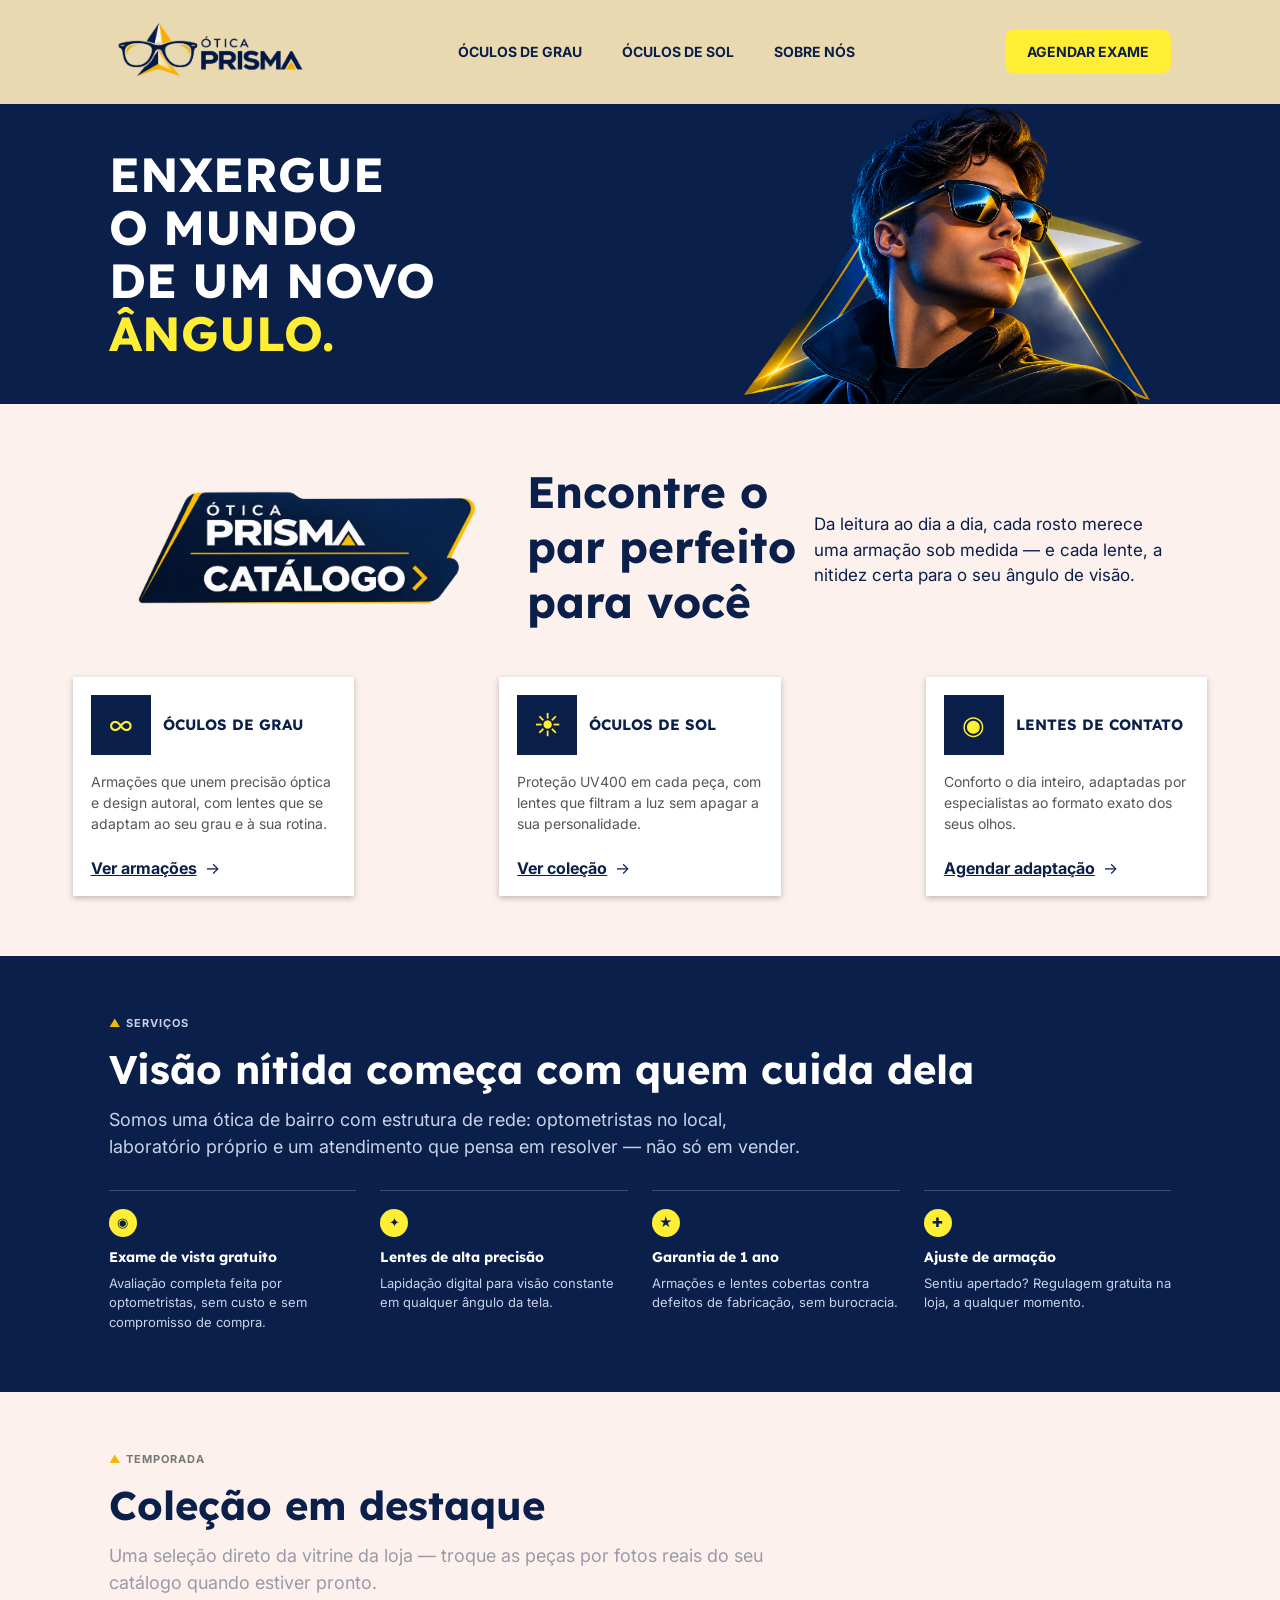
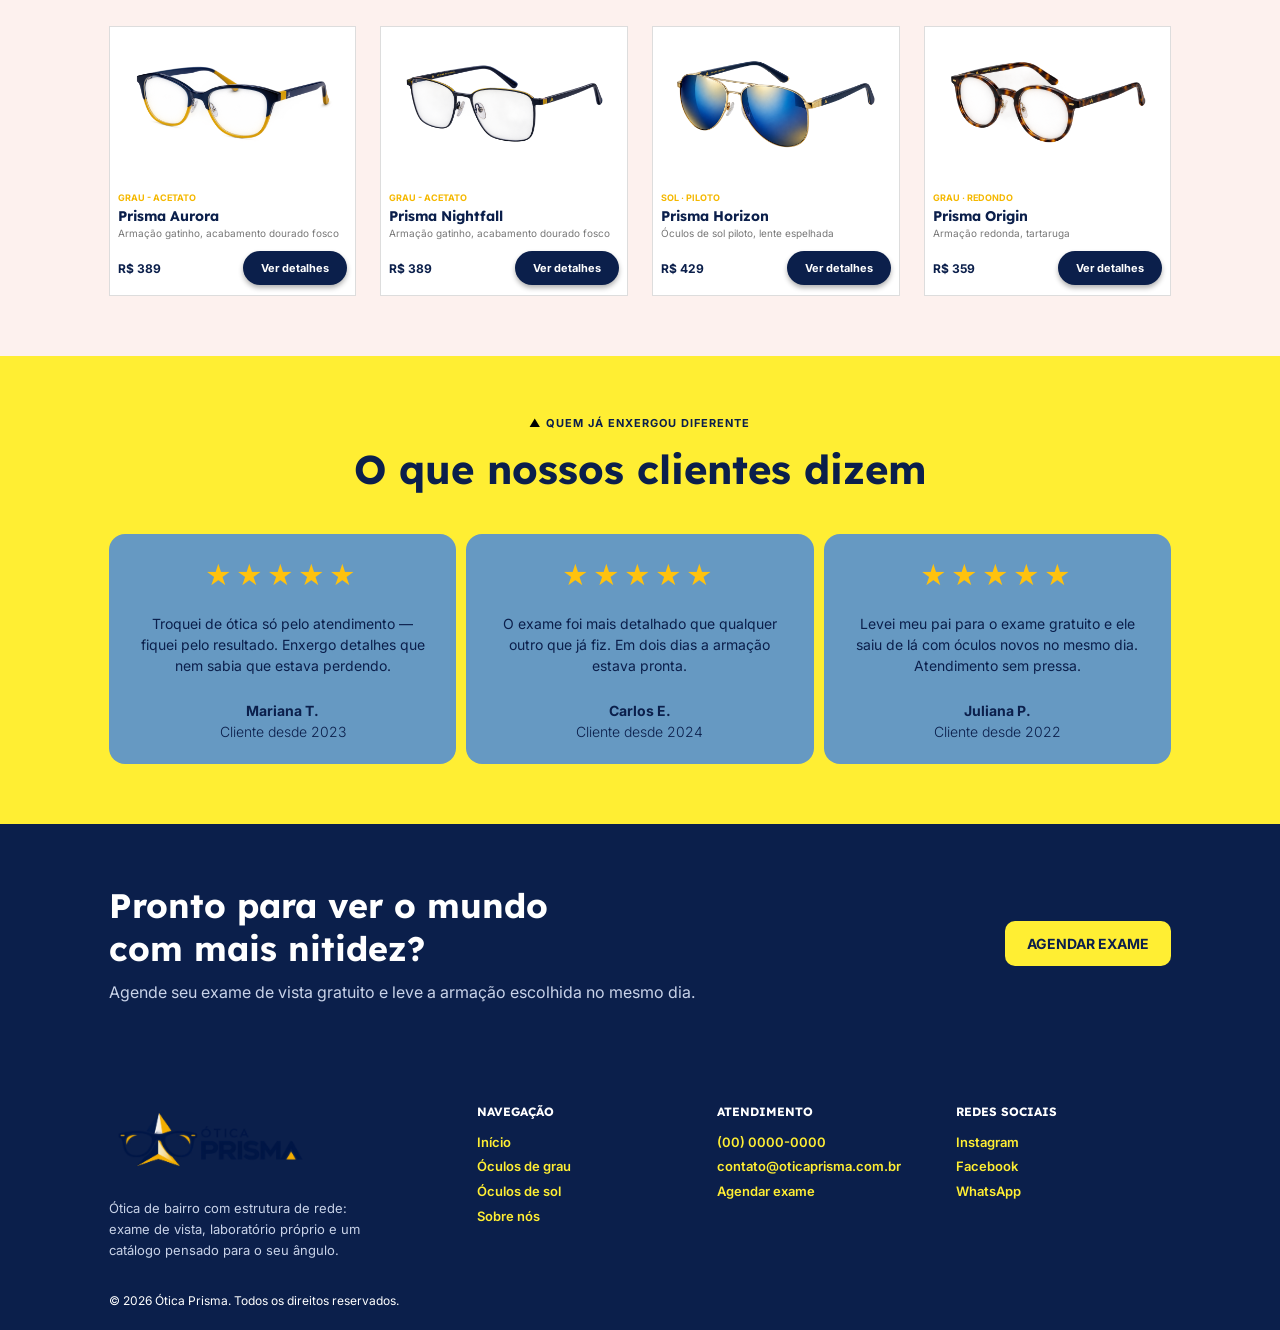
<file: index.html>
<!DOCTYPE html>

<html lang="pt-BR">

<head>
  
  <meta charset="UTF-8">

  <title>Ótica Prisma</title>

  <link href="https://fonts.googleapis.com/css2?family=Inter:wght@300;400;600&family=Lexend:wght@600;700;800&display=swap" rel="stylesheet">

  <link rel="stylesheet" href="style.css">
</head>

<body>

  <header class="header">
    
    <div class="container linha">
      
      <img id="logoimg" src="imagens/logo.png" alt="Ótica Prisma">

      <nav class="menu">
        
        <a href="catálogo/catalogo.html">ÓCULOS DE GRAU</a>
        
        <a href="catálogo/catalogo.html">ÓCULOS DE SOL</a>
        
        <a>SOBRE NÓS</a>
      </nav>

      <a href="agendar/agendar.html" class="btn">AGENDAR EXAME</a>
    </div>
  </header>

  <section class="azul hero">
    <div class="container linha">
      
      <h1>ENXERGUE<br>O MUNDO<br>DE UM NOVO<br><span>ÂNGULO.</span></h1>

      <img id="modelo" src="imagens/modelo.png">
    </div>
  </section>

  <section class="rosa">
    
    <div class="container">
      
      <div class="topo">
        
        <img id="catalogoimg" src="imagens/catalogo.png">
        
        <h2>Encontre o par perfeito para você</h2>
        
        <p>Da leitura ao dia a dia, cada rosto merece uma armação sob medida — e cada lente, a nitidez certa para o seu ângulo de visão.</p>
      </div>
    </div>

    <div class="cards">

      <div class="card">
        
        <div>
          
          <span class="icone">∞</span>
          
          <h3>ÓCULOS DE GRAU</h3>
        </div>
        
        <p>Armações que unem precisão óptica e design autoral, com lentes que se adaptam ao seu grau e à sua rotina.</p>
        
        <a href="catalogo.html#grau">Ver armações</a>→
      </div>

      <div class="card">
        <div>
            
          <span class="icone">☀&#xFE0E;</span>
          <h3>ÓCULOS DE SOL</h3>
        </div>
        <p>Proteção UV400 em cada peça, com lentes que filtram a luz sem apagar a sua personalidade.</p>
        <a href="catalogo.html#sol">Ver coleção</a>→
      </div>

      <div class="card">
        <div>
          <span class="icone">◉</span>
          <h3>LENTES DE CONTATO</h3>
        </div>
        <p>Conforto o dia inteiro, adaptadas por especialistas ao formato exato dos seus olhos.</p>
        <a href="agendar.html">Agendar adaptação</a>→
      </div>

    </div>
  </section>

  <section class="azul">
    <div class="container">
      
      <p class="etiqueta"><span>▲</span> SERVIÇOS</p>
      <h2>Visão nítida começa com quem cuida dela</h2>
      
      <p class="sub">Somos uma ótica de bairro com estrutura de rede: optometristas no local, laboratório próprio e um atendimento que pensa em resolver — não só em vender.</p>

      <div class="servicos">
        
        <div><span class="icone">◉</span><h3>Exame de vista gratuito</h3>Avaliação completa feita por optometristas, sem custo e sem compromisso de compra.</div>
        <div><span class="icone">✦</span><h3>Lentes de alta precisão</h3>Lapidação digital para visão constante em qualquer ângulo da tela.</div>
        <div><span class="icone">★</span><h3>Garantia de 1 ano</h3>Armações e lentes cobertas contra defeitos de fabricação, sem burocracia.</div>
        <div><span class="icone">✚</span><h3>Ajuste de armação</h3>Sentiu apertado? Regulagem gratuita na loja, a qualquer momento.</div>
      </div>
    </div>
  </section>

  <section class="rosa">
    <div class="container">
      <p class="etiqueta"><span>▲</span> TEMPORADA</p>
      <h2>Coleção em destaque</h2>
      <p class="sub">Uma seleção direto da vitrine da loja — troque as peças por fotos reais do seu catálogo quando estiver pronto.</p>

      <div class="produtos">

        <div class="produto">
          
          <img
            class="foto-produto"
            src="imagens/prisma aurora.png"
            alt="Óculos Prisma Aurora"
          >

          <div class="info">
            
            <small>GRAU - ACETATO</small>
            
            <h4>Prisma Aurora</h4>
            
            <p>Armação gatinho, acabamento dourado fosco</p>

            <div class="preco">
              
              <b>R$ 389</b>
              
              <button>Ver detalhes</button>
            </div>
          </div>
        </div>

        <div class="produto">
          <img
            class="foto-produto"
            src="imagens/prisma nightfall.png"
            alt="Óculos Prisma Nightfall"
          >

          <div class="info">
            <small>GRAU - ACETATO</small>
            <h4>Prisma Nightfall</h4>
            <p>Armação gatinho, acabamento dourado fosco</p>

            <div class="preco">
              <b>R$ 389</b>
              <button>Ver detalhes</button>
            </div>
          </div>
        </div>

        <div class="produto">
          <img
            id="colecao"
            src="imagens/prisma  horizon.png"
            alt="Óculos Prisma Horizon"
          >

          <div class="info">
            <small>SOL · PILOTO</small>
            <h4>Prisma Horizon</h4>
            <p>Óculos de sol piloto, lente espelhada</p>

            <div class="preco">
              <b>R$ 429</b>
              <button>Ver detalhes</button>
            </div>
          </div>
        </div>

        <div class="produto">
          <img
            id="colecao"
            src="imagens/prisma origin.png"
            alt="Óculos Prisma Origin"
          >

          <div class="info">
            <small>GRAU · REDONDO</small>
            <h4>Prisma Origin</h4>
            <p>Armação redonda, tartaruga</p>

            <div class="preco">
              <b>R$ 359</b>
              <button>Ver detalhes</button>
            </div>
          </div>
        </div>

      </div>
    </div>
  </section>

  <section class="amarelo">
    
    <div class="container centro">
      <p class="etiqueta"><span>▲</span> QUEM JÁ ENXERGOU DIFERENTE</p>
      <h2>O que nossos clientes dizem</h2>

      <div class="depoimentos">
        
        <div class="dep"><div class="estrelas">★★★★★</div><p>Troquei de ótica só pelo atendimento — fiquei pelo resultado. Enxergo detalhes que nem sabia que estava perdendo.</p><b>Mariana T.</b><small>Cliente desde 2023</small></div>
        <div class="dep"><div class="estrelas">★★★★★</div><p>O exame foi mais detalhado que qualquer outro que já fiz. Em dois dias a armação estava pronta.</p><b>Carlos E.</b><small>Cliente desde 2024</small></div>
        <div class="dep"><div class="estrelas">★★★★★</div><p>Levei meu pai para o exame gratuito e ele saiu de lá com óculos novos no mesmo dia. Atendimento sem pressa.</p><b>Juliana P.</b><small>Cliente desde 2022</small></div>
      </div>
    </div>
  </section>

  <section class="azul cta">
    
    <div class="container linha">
      
      <div>
        <h2>Pronto para ver o mundo<br>com mais nitidez?</h2>
        <p>Agende seu exame de vista gratuito e leve a armação escolhida no mesmo dia.</p>
      </div>
      
      <a href="agendar.html" class="btn">AGENDAR EXAME</a>
    </div>
  </section>

  <footer class="azul rodape">
    <div class="container">
      
      <div class="grid4">
        
        <div class="marca"><img id="logoimg" src="imagens/logo.png" alt="Ótica Prisma"><p>Ótica de bairro com estrutura de rede: exame de vista, laboratório próprio e um catálogo pensado para o seu ângulo.</p></div>
        
        <div class="lista"><h4>NAVEGAÇÃO</h4><p>Início</p><p>Óculos de grau</p><p>Óculos de sol</p><p>Sobre nós</p></div>
        <div class="lista"><h4>ATENDIMENTO</h4><p>(00) 0000-0000</p><p>contato@oticaprisma.com.br</p><p>Agendar exame</p></div>
        <div class="lista"><h4>REDES SOCIAIS</h4><p>Instagram</p><p>Facebook</p><p>WhatsApp</p></div>
      </div>
      
      <p class="copy">© 2026 Ótica Prisma. Todos os direitos reservados.</p>
    </div>
  </footer>

</body>
</html>
</file>
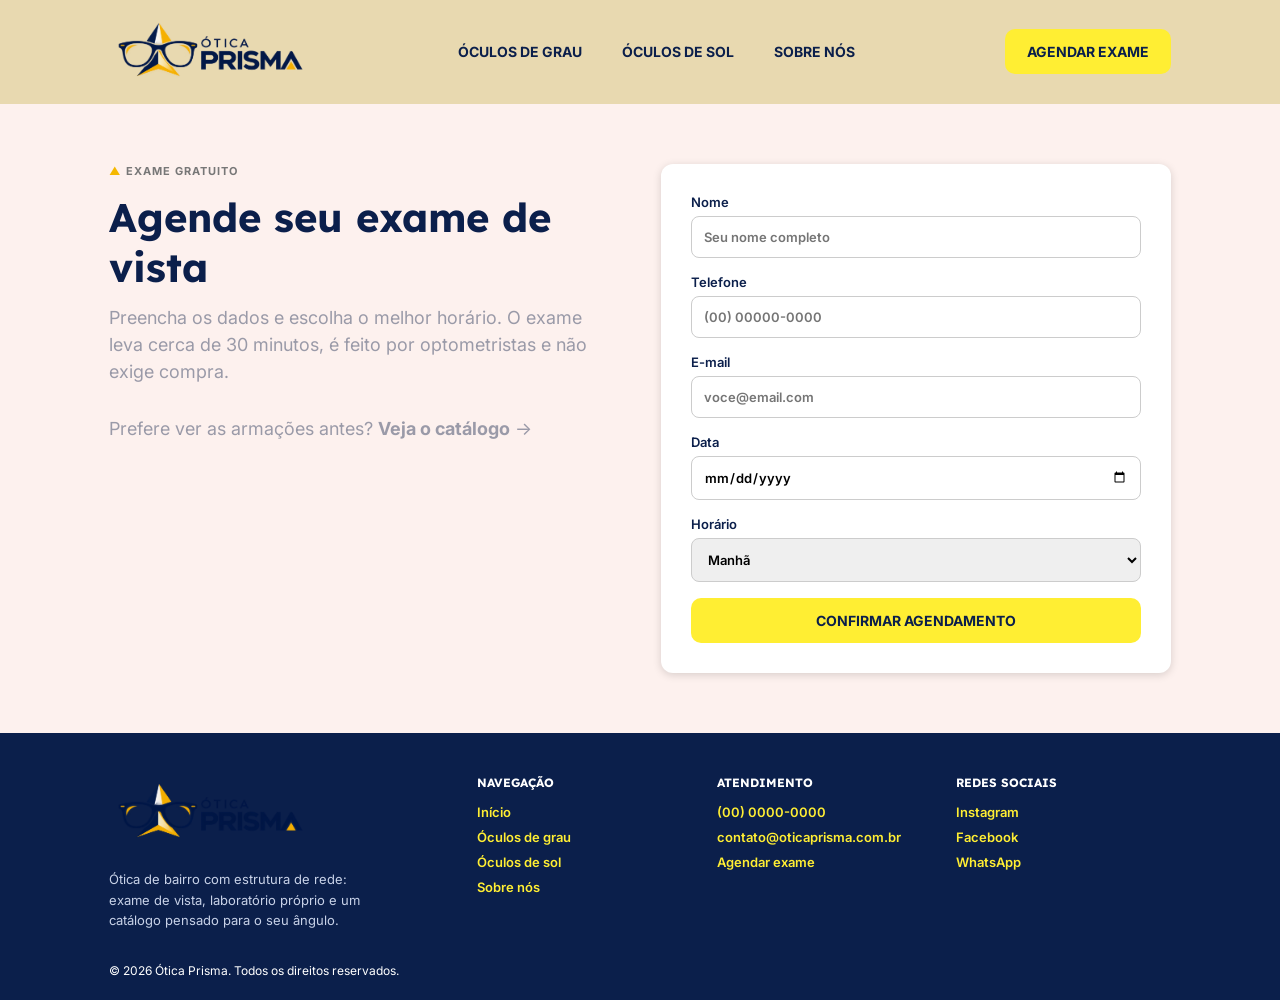
<file: agendar/agendar.html>
<!DOCTYPE html>

<html lang="pt-BR">

<head>
  
  <meta charset="UTF-8">

  <title>Agendar exame | Ótica Prisma</title>

  <link href="https://fonts.googleapis.com/css2?family=Inter:wght@300;400;600&family=Lexend:wght@600;700;800&display=swap" rel="stylesheet">

  <link rel="stylesheet" href="../style.css">
</head>

<body>

  <header class="header">
    
    <div class="container linha">
      
      <img id="logoimg" src="../imagens/logo.png" alt="Ótica Prisma">

      <nav class="menu">
        
        <a href="../catálogo/catalogo.html">ÓCULOS DE GRAU</a>
        <a href="../catálogo/catalogo.html">ÓCULOS DE SOL</a>
        
        <a href="#">SOBRE NÓS</a>
      </nav>

      <a href="agendar.html" class="btn">AGENDAR EXAME</a>
    </div>
  </header>

  <section class="rosa">
    
    <div class="container linha agenda">

      <div>
        
        <p class="etiqueta"><span>▲</span> EXAME GRATUITO</p>
        
        <h2>Agende seu exame de vista</h2>
        
        <p class="sub">Preencha os dados e escolha o melhor horário. O exame leva cerca de 30 minutos, é feito por optometristas e não exige compra.</p>
        
        <p class="sub">Prefere ver as armações antes? <a href="../catálogo/catalogo.html"><b>Veja o catálogo</b></a> →</p>
      </div>

      <form>

        <label>Nome<input type="text" placeholder="Seu nome completo"></label>
        
        <label>Telefone<input type="tel" placeholder="(00) 00000-0000"></label>
        
        <label>E-mail<input type="email" placeholder="voce@email.com"></label>
        
        <label>Data<input type="date"></label>
        
        <label>Horário
          <select><option>Manhã</option><option>Tarde</option><option>Noite</option></select>
        </label>
        
        <button type="button" class="btn">CONFIRMAR AGENDAMENTO</button>
      </form>

    </div>
  </section>

  <footer class="azul rodape">
    <div class="container">
      
      <div class="grid4">
        
        <div class="marca"><img id="logoimg" src="../imagens/logo.png" alt="Ótica Prisma"><p>Ótica de bairro com estrutura de rede: exame de vista, laboratório próprio e um catálogo pensado para o seu ângulo.</p></div>
        
        <div class="lista"><h4>NAVEGAÇÃO</h4><p>Início</p><p>Óculos de grau</p><p>Óculos de sol</p><p>Sobre nós</p></div>
        <div class="lista"><h4>ATENDIMENTO</h4><p>(00) 0000-0000</p><p>contato@oticaprisma.com.br</p><p>Agendar exame</p></div>
        <div class="lista"><h4>REDES SOCIAIS</h4><p>Instagram</p><p>Facebook</p><p>WhatsApp</p></div>
      </div>
      
      <p class="copy">© 2026 Ótica Prisma. Todos os direitos reservados.</p>
    </div>
  </footer>

</body>
</html>
</file>
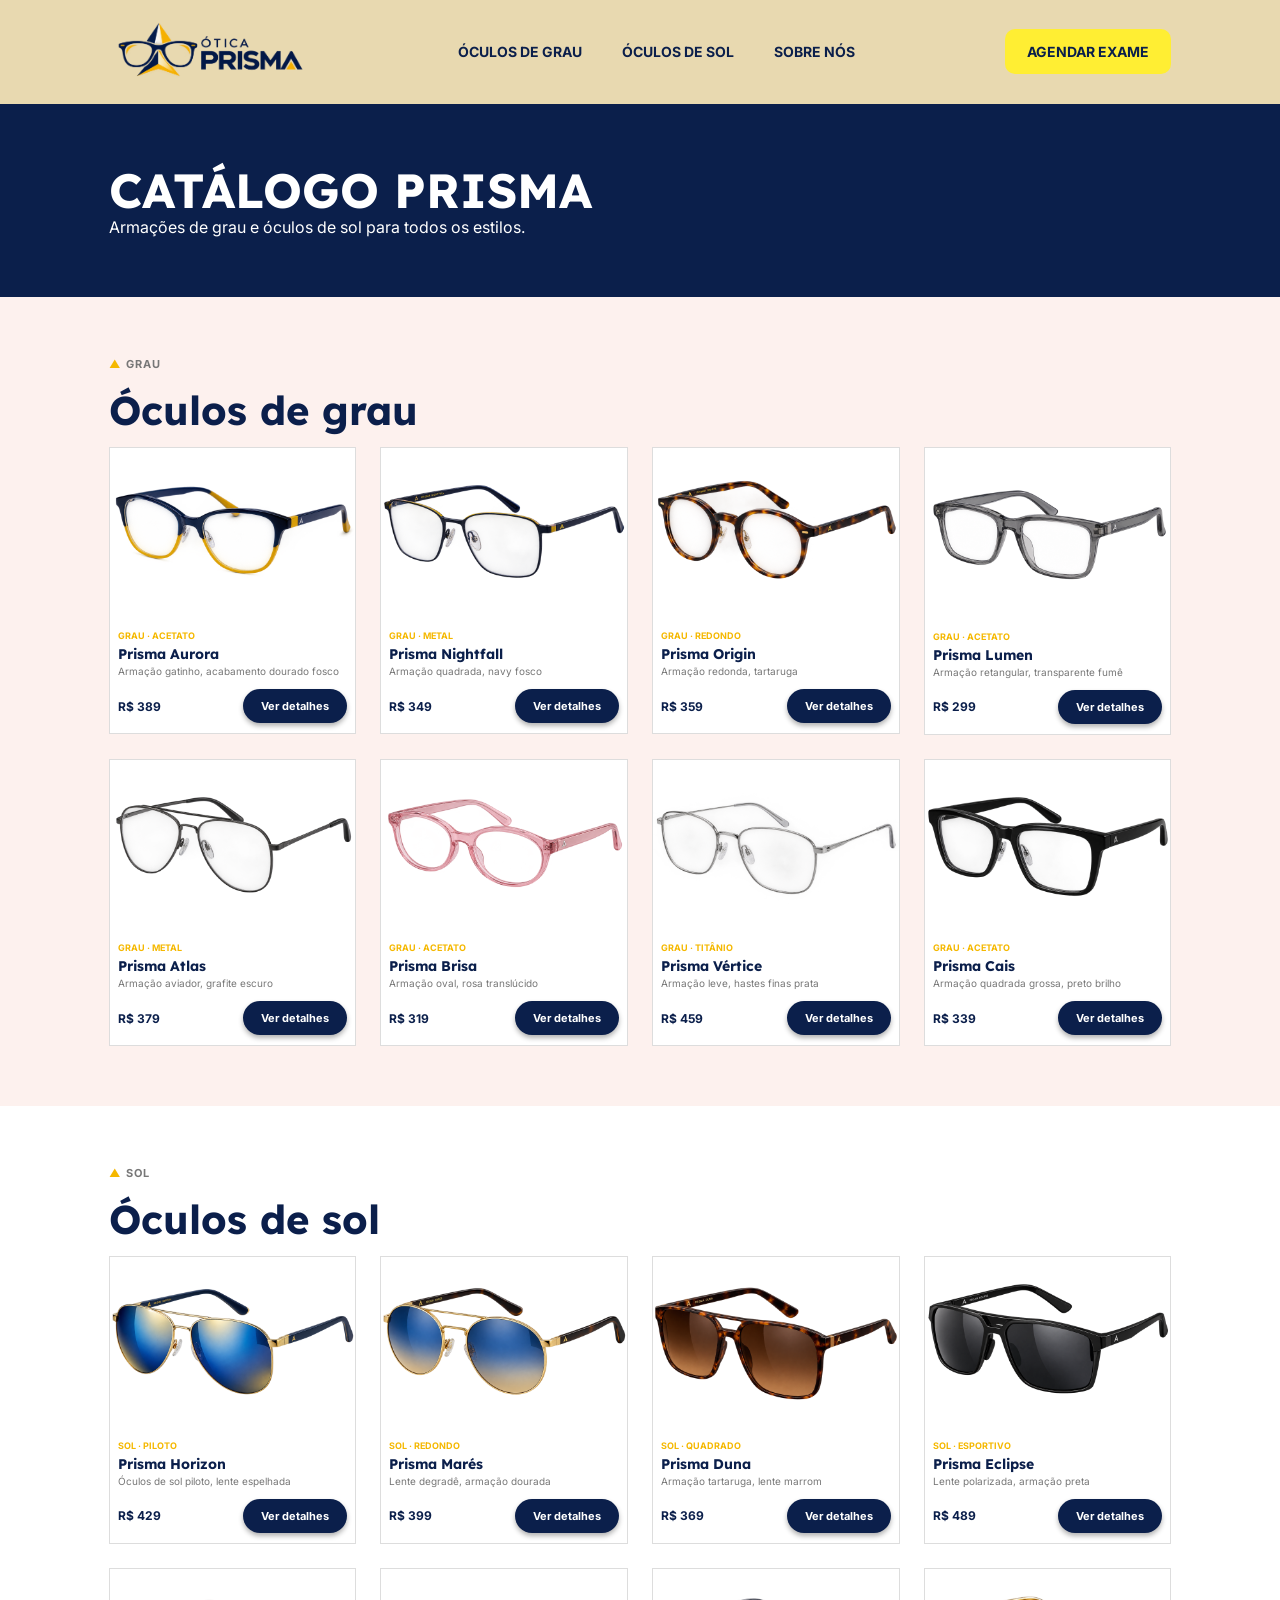
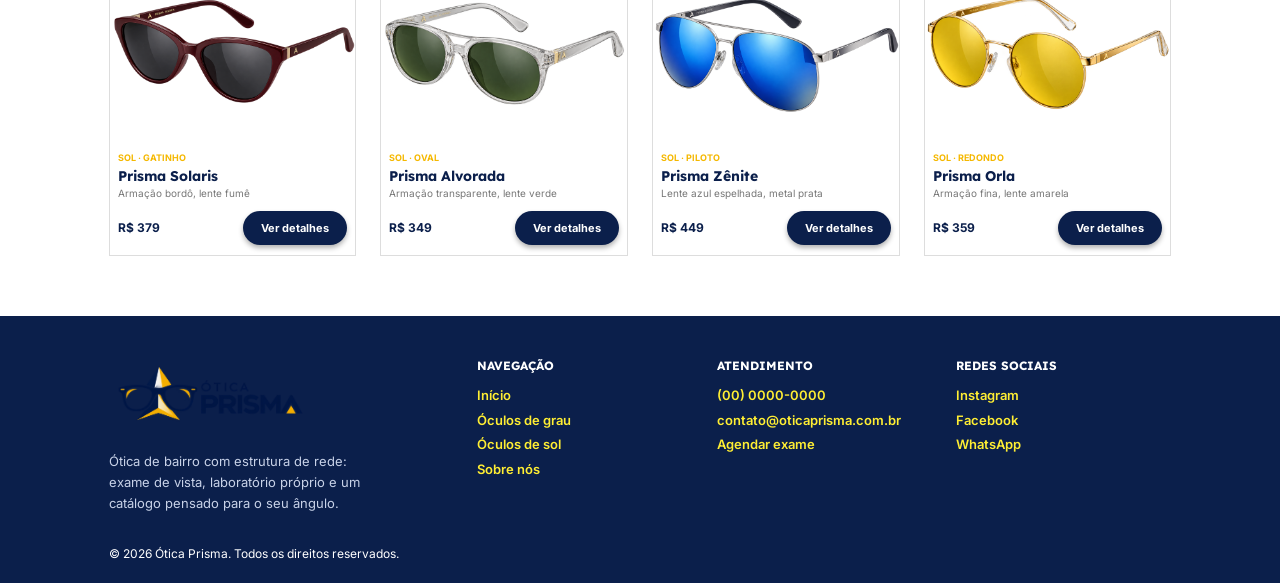
<file: catálogo/catalogo.html>
<!DOCTYPE html>

<html lang="pt-BR">

<head>
  
  <meta charset="UTF-8">

  <title>Catálogo | Ótica Prisma</title>

  <link href="https://fonts.googleapis.com/css2?family=Inter:wght@300;400;600&family=Lexend:wght@600;700;800&display=swap" rel="stylesheet">

  <link rel="stylesheet" href="../style.css">
</head>

<body>

  <header class="header">
    
    <div class="container linha">
      
      <img id="logoimg" src="../imagens/logo.png" alt="Ótica Prisma">

      <nav class="menu">
        
        <a href="catalogo.html">ÓCULOS DE GRAU</a>
        
        <a href="catalogo.html#sol">ÓCULOS DE SOL</a>
        
        <a href="#">SOBRE NÓS</a>
      </nav>

      <a href="../agendar/agendar.html" class="btn">AGENDAR EXAME</a>
    </div>
  </header>

  <section class="azul">
    <div class="container">
      
      <h1>CATÁLOGO PRISMA</h1>
      
      <p>Armações de grau e óculos de sol para todos os estilos.</p>
    </div>
  </section>

  <section class="rosa" id="grau">
    <div class="container">
      
      <p class="etiqueta"><span>▲</span> GRAU</p>
      
      <h2>Óculos de grau</h2>

      <div class="produtos">

        <div class="produto">
          
          <img class="grausol" src="../imagens/prisma%20aurora.png">
          
          <div class="info">
            
            <small>GRAU · ACETATO</small>
            
            <h4>Prisma Aurora</h4>
            
            <p>Armação gatinho, acabamento dourado fosco</p>
            
            <div class="preco">
              
              <b>R$ 389</b>
              
              <button>Ver detalhes</button>
            </div>
          </div>
        </div>

        <div class="produto">
          <img class="grausol" src="../imagens/prisma%20nightfall.png">
          <div class="info">
            <small>GRAU · METAL</small>
            <h4>Prisma Nightfall</h4>
            <p>Armação quadrada, navy fosco</p>
            <div class="preco">
              <b>R$ 349</b>
              <button>Ver detalhes</button>
            </div>
          </div>
        </div>

        <div class="produto">
          <img class="grausol" src="../imagens/prisma%20origin.png">
          <div class="info">
            <small>GRAU · REDONDO</small>
            <h4>Prisma Origin</h4>
            <p>Armação redonda, tartaruga</p>
            <div class="preco">
              <b>R$ 359</b>
              <button>Ver detalhes</button>
            </div>
          </div>
        </div>

        <div class="produto">
          <img class="grausol" src="../imagens//prisma%20lumen.png">
          <div class="info">
            <small>GRAU · ACETATO</small>
            <h4>Prisma Lumen</h4>
            <p>Armação retangular, transparente fumê</p>
            <div class="preco">
              <b>R$ 299</b>
              <button>Ver detalhes</button>
            </div>
          </div>
        </div>

        <div class="produto">
          <img class="grausol" src="../imagens/prisma%20atlas.png">
          <div class="info">
            <small>GRAU · METAL</small>
            <h4>Prisma Atlas</h4>
            <p>Armação aviador, grafite escuro</p>
            <div class="preco">
              <b>R$ 379</b>
              <button>Ver detalhes</button>
            </div>
          </div>
        </div>

        <div class="produto">
          <img class="grausol" src="../imagens/prisma%20brisa.png">
          <div class="info">
            <small>GRAU · ACETATO</small>
            <h4>Prisma Brisa</h4>
            <p>Armação oval, rosa translúcido</p>
            <div class="preco">
              <b>R$ 319</b>
              <button>Ver detalhes</button>
            </div>
          </div>
        </div>

        <div class="produto">
          <img class="grausol" src="../imagens/prisma%20vertice.png">
          <div class="info">
            <small>GRAU · TITÂNIO</small>
            <h4>Prisma Vértice</h4>
            <p>Armação leve, hastes finas prata</p>
            <div class="preco">
              <b>R$ 459</b>
              <button>Ver detalhes</button>
            </div>
          </div>
        </div>

        <div class="produto">
          <img class="grausol" src="../imagens/prisma%20cais.png">
          <div class="info">
            <small>GRAU · ACETATO</small>
            <h4>Prisma Cais</h4>
            <p>Armação quadrada grossa, preto brilho</p>
            <div class="preco">
              <b>R$ 339</b>
              <button>Ver detalhes</button>
            </div>
          </div>
        </div>

      </div>
    </div>
  </section>

  <section id="sol">
    <div class="container">
      <p class="etiqueta"><span>▲</span> SOL</p>
      <h2>Óculos de sol</h2>

      <div class="produtos">

        <div class="produto">
          <img class="grausol" src="../imagens/prisma%20%20horizon.png">
          <div class="info">
            <small>SOL · PILOTO</small>
            <h4>Prisma Horizon</h4>
            <p>Óculos de sol piloto, lente espelhada</p>
            <div class="preco">
              <b>R$ 429</b>
              <button>Ver detalhes</button>
            </div>
          </div>
        </div>

        <div class="produto">
          <img class="grausol" src="../imagens/prisma%20mares.png">
          <div class="info">
            <small>SOL · REDONDO</small>
            <h4>Prisma Marés</h4>
            <p>Lente degradê, armação dourada</p>
            <div class="preco">
              <b>R$ 399</b>
              <button>Ver detalhes</button>
            </div>
          </div>
        </div>

        <div class="produto">
          <img class="grausol" src="../imagens/prisma%20duna.png">
          <div class="info">
            <small>SOL · QUADRADO</small>
            <h4>Prisma Duna</h4>
            <p>Armação tartaruga, lente marrom</p>
            <div class="preco">
              <b>R$ 369</b>
              <button>Ver detalhes</button>
            </div>
          </div>
        </div>

        <div class="produto">
          <img class="grausol" src="../imagens/prisma%20eclipse.png">
          <div class="info">
            <small>SOL · ESPORTIVO</small>
            <h4>Prisma Eclipse</h4>
            <p>Lente polarizada, armação preta</p>
            <div class="preco">
              <b>R$ 489</b>
              <button>Ver detalhes</button>
            </div>
          </div>
        </div>

        <div class="produto">
          <img class="grausol" src="../imagens/prisma%20solaris.png">
          <div class="info">
            <small>SOL · GATINHO</small>
            <h4>Prisma Solaris</h4>
            <p>Armação bordô, lente fumê</p>
            <div class="preco">
              <b>R$ 379</b>
              <button>Ver detalhes</button>
            </div>
          </div>
        </div>

        <div class="produto">
          <img class="grausol" src="../imagens/prisma%20alvorada.png">
          <div class="info">
            <small>SOL · OVAL</small>
            <h4>Prisma Alvorada</h4>
            <p>Armação transparente, lente verde</p>
            <div class="preco">
              <b>R$ 349</b>
              <button>Ver detalhes</button>
            </div>
          </div>
        </div>

        <div class="produto">
          <img class="grausol" src="../imagens/prisma%20zenite.png">
          <div class="info">
            <small>SOL · PILOTO</small>
            <h4>Prisma Zênite</h4>
            <p>Lente azul espelhada, metal prata</p>
            <div class="preco">
              <b>R$ 449</b>
              <button>Ver detalhes</button>
            </div>
          </div>
        </div>

        <div class="produto">
          <img class="grausol" src="../imagens/prisma%20orla.png">
          <div class="info">
            <small>SOL · REDONDO</small>
            <h4>Prisma Orla</h4>
            <p>Armação fina, lente amarela</p>
            <div class="preco">
              <b>R$ 359</b>
              <button>Ver detalhes</button>
            </div>
          </div>
        </div>

      </div>
    </div>
  </section>

  <footer class="azul rodape">
    <div class="container">
      
      <div class="grid4">
        
        <div class="marca"><img id="logoimg" src="../imagens/logo.png" alt="Ótica Prisma"><p>Ótica de bairro com estrutura de rede: exame de vista, laboratório próprio e um catálogo pensado para o seu ângulo.</p></div>
        
        <div class="lista"><h4>NAVEGAÇÃO</h4><p>Início</p><p>Óculos de grau</p><p>Óculos de sol</p><p>Sobre nós</p></div>
        <div class="lista"><h4>ATENDIMENTO</h4><p>(00) 0000-0000</p><p>contato@oticaprisma.com.br</p><p>Agendar exame</p></div>
        <div class="lista"><h4>REDES SOCIAIS</h4><p>Instagram</p><p>Facebook</p><p>WhatsApp</p></div>
      </div>
      
      <p class="copy">© 2026 Ótica Prisma. Todos os direitos reservados.</p>
    </div>
  </footer>

</body>
</html>
</file>
<file: style.css>
* {
    margin: 0;
    padding: 0;
    box-sizing: border-box;
  }
  
  html {
    scroll-padding-top: 70px;
  }
  
  body {
    font-family: "Inter", sans-serif;
    color: #0b1f4b;
  }
  
  h1,
  h2,
  h3,
  h4 {
    font-family: "Lexend", sans-serif;
  }
  
  a {
    color: inherit;
    text-decoration: none;
  }
  
  button {
    border: 0;
    font: inherit;
    cursor: pointer;
  }
  
  section {
    padding: 60px 0;
  }
  
  h2 {
    font-size: 40px;
    margin-bottom: 12px;
  }
  
  .container {
    width: 83%;
    margin: 0 auto;
  }
  
  .linha {
    display: flex;
    align-items: center;
    justify-content: space-between;
  }
  
  #logoimg {
    width: 200px;
  }
  
  #modelo {
    width: 450px;
  }
  
  #catalogoimg {
    width: 400px;
  }
  
  .grausol {
    width: 100%;
  }
  
  .azul {
    background: #0b1f4b;
    color: #fff;
  }
  
  .rosa {
    background: #fdf1ee;
  }
  
  .amarelo {
    background: #ffee33;
  }
  
  .centro {
    text-align: center;
  }
  
  .etiqueta {
    font-size: 11px;
    font-weight: 700;
    letter-spacing: 1px;
    color: #777;
    margin-bottom: 14px;
  }
  
  .etiqueta span {
    color: #f5b800;
  }
  
  .azul .etiqueta {
    color: #c8d2e8;
  }
  
  .amarelo .etiqueta {
    color: #0b1f4b;
  }
  
  .amarelo .etiqueta span {
    color: #000;
  }
  
  .sub {
    font-size: 18px;
    line-height: 1.5;
    color: #9a9aa8;
    max-width: 700px;
    margin-bottom: 30px;
  }
  
  .azul .sub {
    color: #c8d2e8;
  }
  
  .btn {
    display: inline-block;
    background: #ffee33;
    color: #0b1f4b;
    font-weight: 700;
    font-size: 14px;
    padding: 14px 22px;
    border-radius: 10px;
  }
  
  .header {
    background: #e8d9b0;
    padding: 12px 0;
    position: sticky;
    top: 0;
    z-index: 9;
  }
  
  .menu {
    display: flex;
    gap: 40px;
    font-weight: 700;
    font-size: 14px;
  }
  
  .hero {
    padding: 0;
  }
  
  .hero .container {
    height: 300px;
  }
  
  h1 {
    font-size: 48px;
    line-height: 1.1;
  }
  
  h1 span {
    color: #ffee33;
  }
  
  .topo {
    display: flex;
    align-items: center;
    gap: 18px;
    margin-bottom: 40px;
  }
  
  .topo h2 {
    font-size: 44px;
    margin-bottom: 8px;
  }
  
  .topo p {
    font-size: 17px;
    line-height: 1.5;
    max-width: 640px;
  }
  
  .cards {
    display: flex;
    justify-content: space-around;
  }
  
  .card {
    width: 22%;
    background: #fff;
    padding: 18px;
    box-shadow: 0 2px 6px rgba(0, 0, 0, .25);
  }
  
  .card div {
    display: flex;
    align-items: center;
    gap: 12px;
    margin-bottom: 16px;
  }
  
  .card h3 {
    font-size: 15px;
  }
  
  .card p {
    font-size: 14px;
    line-height: 1.5;
    color: #555;
    margin-bottom: 24px;
  }
  
  .card a {
    font-weight: 700;
    text-decoration: underline;
    margin-right: 8px;
  }
  
  .icone {
    display: flex;
    align-items: center;
    justify-content: center;
    flex-shrink: 0;
    width: 28px;
    height: 28px;
    border-radius: 50%;
    background: #ffee33;
    color: #0b1f4b;
    font-size: 13px;
  }
  
  .card .icone {
    width: 60px;
    height: 60px;
    border-radius: 0;
    background: #0b1f4b;
    color: #ffee33;
    font-size: 26px;
  }
  
  .servicos {
    display: grid;
    grid-template-columns: repeat(4, 1fr);
    gap: 24px;
  }
  
  .servicos div {
    border-top: 1px solid #3a4d7a;
    padding-top: 18px;
    font-size: 13px;
    line-height: 1.5;
    color: #c8d2e8;
  }
  
  .servicos h3 {
    font-size: 14px;
    color: #fff;
    margin: 10px 0 6px;
  }
  
  .produtos {
    display: grid;
    grid-template-columns: repeat(4, minmax(0, 1fr));
    gap: 24px;
    align-items: start;
  }
  
  .produto {
    width: 100%;
    min-width: 0;
    background: #fff;
    border: 1px solid #ddd;
    overflow: hidden;
  }
  
  .info {
    padding: 8px 8px 10px;
  }
  
  .info small {
    font-size: 9px;
    font-weight: 700;
    color: #f5b800;
  }
  
  .info h4 {
    font-size: 14px;
    margin: 2px 0;
  }
  
  .info p {
    font-size: 10px;
    color: #777;
    margin-bottom: 12px;
  }
  
  .preco {
    display: flex;
    justify-content: space-between;
    align-items: center;
    gap: 6px;
  }
  
  .preco b {
    font-size: 12px;
  }
  
  .preco button {
    background: #0b1f4b;
    color: #fff;
    font-size: 11px;
    font-weight: 700;
    padding: 10px 18px;
    border-radius: 20px;
    box-shadow: 0 3px 5px rgba(0, 0, 0, .3);
  }
  
  .foto-produto {
    display: block;
    width: 100%;
    height: 150px;
    object-fit: contain;
    padding: 8px;
  }
  
  #colecao {
    display: block;
    width: 100%;
    height: 150px;
    object-fit: contain;
    padding: 8px;
  }
  
  .depoimentos {
    display: grid;
    grid-template-columns: repeat(3, 1fr);
    gap: 10px;
    margin-top: 40px;
  }
  
  .dep {
    background: #6699c2;
    border-radius: 16px;
    padding: 22px 24px;
    font-size: 14px;
    line-height: 1.5;
  }
  
  .dep .estrelas {
    font-size: 26px;
    letter-spacing: 4px;
    color: #ffc20e;
    margin-bottom: 18px;
  }
  
  .dep p {
    margin-bottom: 24px;
  }
  
  .dep b,
  .dep small {
    display: block;
  }
  
  .dep small {
    font-size: 14px;
    font-weight: 300;
  }
  
  .cta h2 {
    font-size: 34px;
  }
  
  .cta p {
        color: #c8d2e8;
  }
  
  .rodape {
    padding: 40px 0 20px;
    font-size: 13px;
    line-height: 1.6;
  }
  
  .grid4 {
    display: grid;
    grid-template-columns: 1.6fr 1fr 1fr 1fr;
    gap: 24px;
  }
  
  .rodape h4 {
    font-size: 12px;
    margin-bottom: 10px;
  }
  
  .marca p {
    max-width: 260px;
    margin-top: 10px;
    color: #c8d2e8;
  }
  
  .lista p {
    color: #ffee33;
    font-weight: 600;
    margin-bottom: 4px;
  }
  
  .copy {
    margin-top: 30px;
    font-size: 12px;
  }
  
  .agenda {
    align-items: flex-start;
    gap: 60px;
  }
  
  .agenda div {
    width: 45%;
  }
  
  form {
    width: 48%;
    display: grid;
    gap: 16px;
    background: #fff;
    padding: 30px;
    border-radius: 12px;
    box-shadow: 0 2px 8px rgba(0, 0, 0, .15);
  }
  
  label {
    display: grid;
    gap: 6px;
    font-size: 13px;
    font-weight: 600;
  }
  
  input,
  select {
    padding: 12px;
    border: 1px solid #ccc;
    border-radius: 8px;
    font: inherit;
  }
  
  form .btn {
    width: 100%;
  }
</file>
